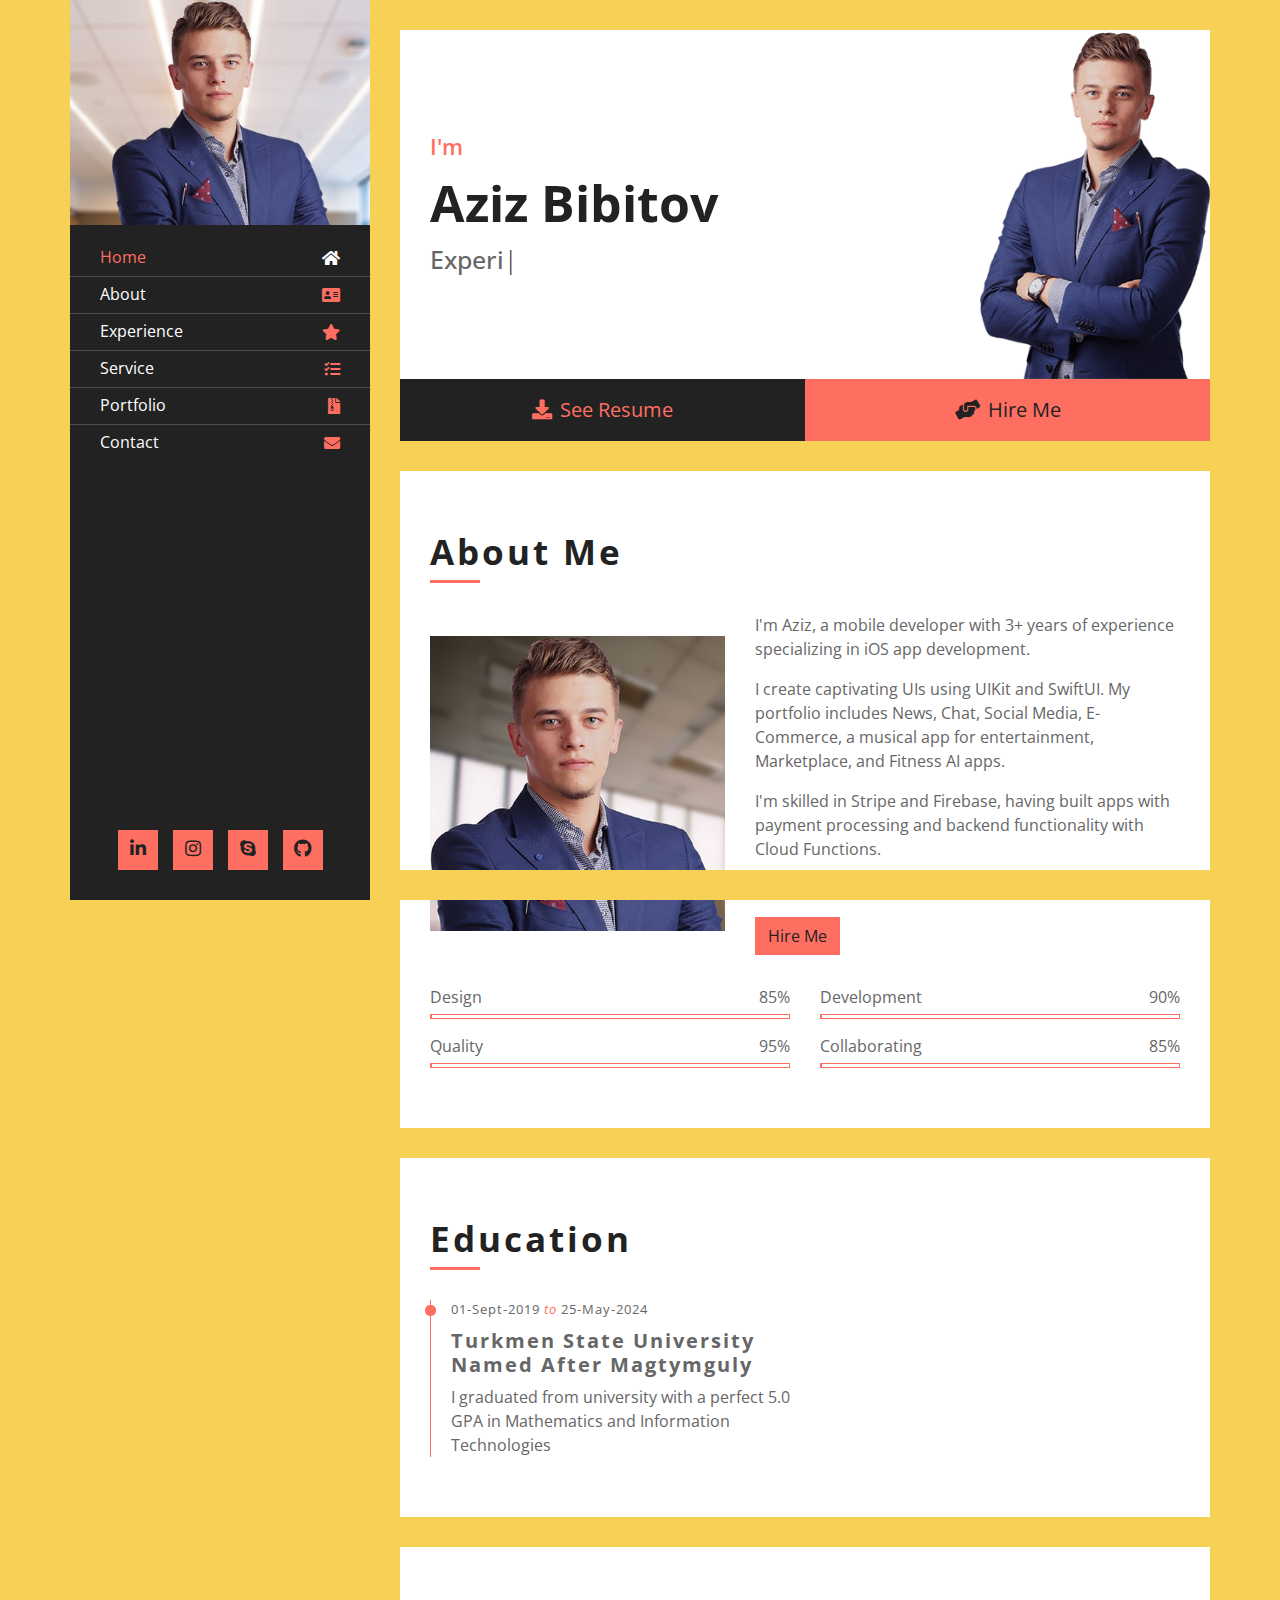
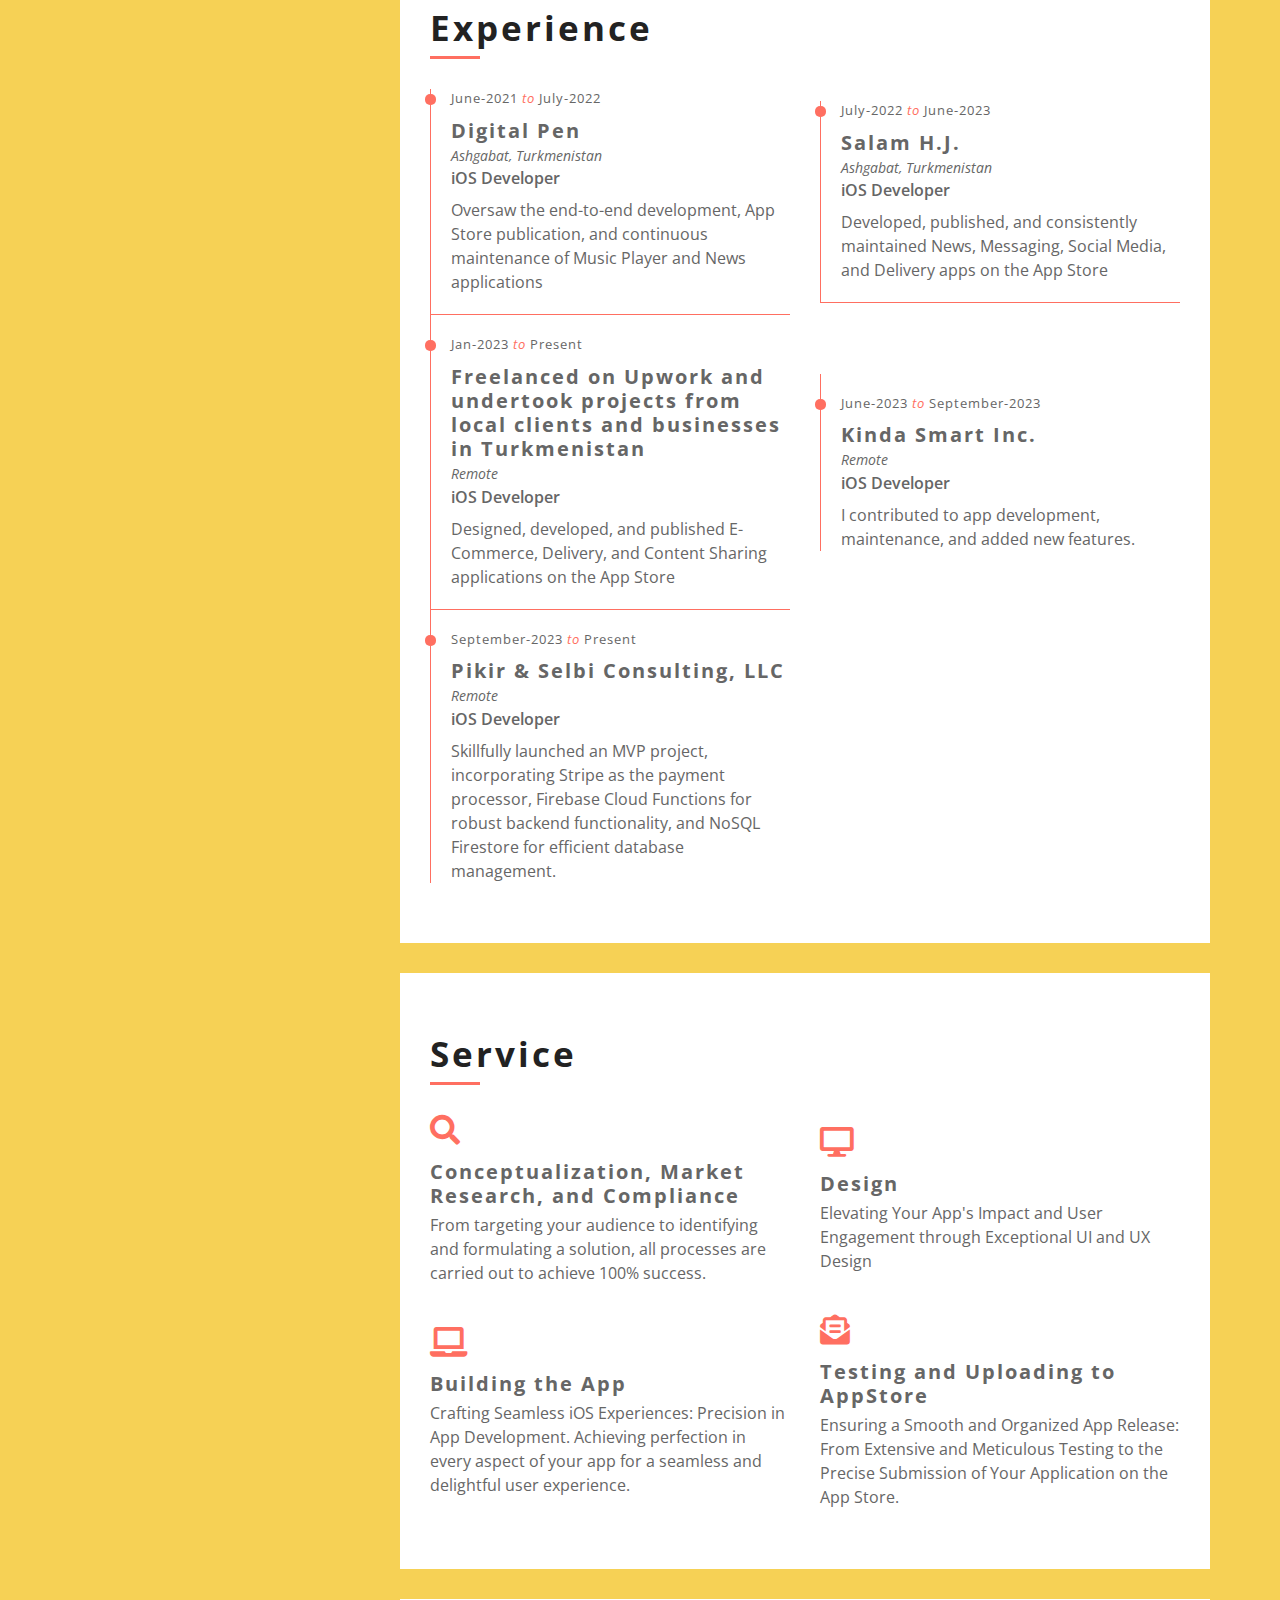
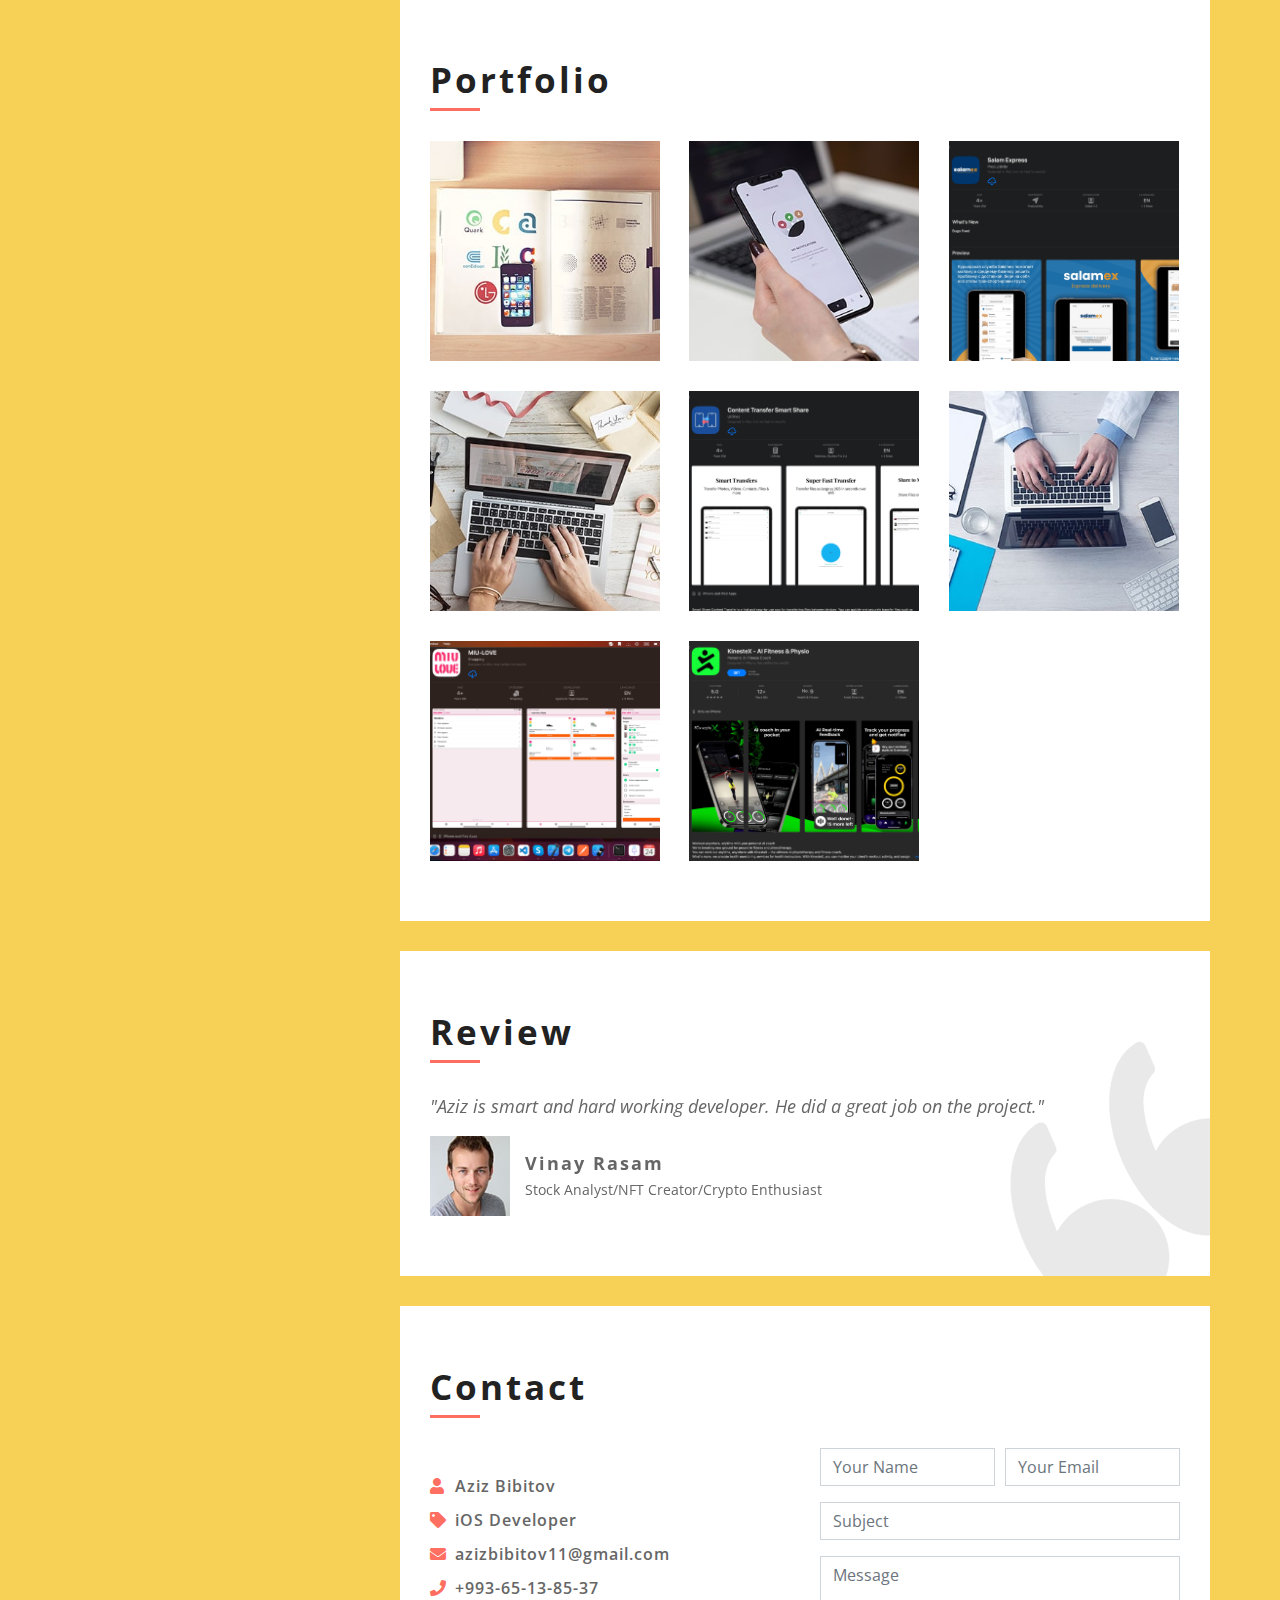
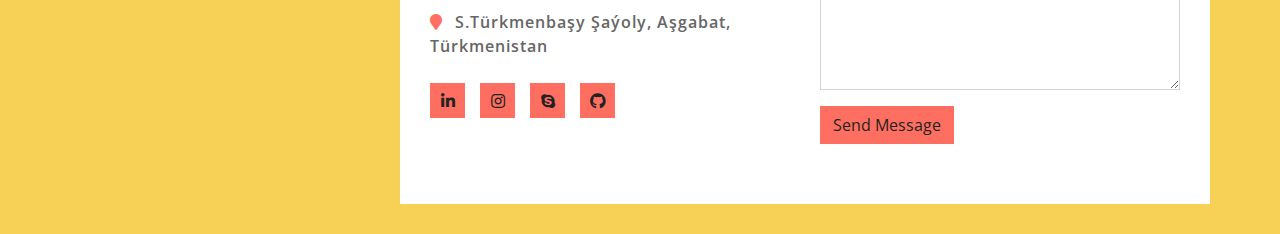
<file: index.html>
<!DOCTYPE html>
<html lang="en">
    <head>
        <meta charset="utf-8">
        <title>Aziz Bibitov Portfolio</title>
        <meta content="width=device-width, initial-scale=1.0" name="viewport">
        <meta content="Aziz Bibitov Portfolio Expert iOS Developer iPhone Xcode" name="keywords">
        <meta content="Aziz Bibitov Portfolio Expert iOS Developer iPhone Xcode" name="description">

        <!-- Favicon -->
        <link href="img/favicon.ico" rel="icon">

        <!-- Google Fonts -->
        <link href="https://fonts.googleapis.com/css2?family=Open+Sans:300;400;600;700;800&display=swap" rel="stylesheet">

        <!-- CSS Libraries -->
        <link href="https://stackpath.bootstrapcdn.com/bootstrap/4.4.1/css/bootstrap.min.css" rel="stylesheet">
        <link href="https://cdnjs.cloudflare.com/ajax/libs/font-awesome/5.10.0/css/all.min.css" rel="stylesheet">
        <link href="lib/slick/slick.css" rel="stylesheet">
        <link href="lib/slick/slick-theme.css" rel="stylesheet">
        <link href="lib/lightbox/css/lightbox.min.css" rel="stylesheet">

        <!-- Template Stylesheet -->
        <link href="css/style.css" rel="stylesheet">
    </head>

    <body data-spy="scroll" data-target=".navbar" data-offset="51">
        <div class="wrapper">
            <div class="sidebar">
                <div class="sidebar-header">
                    <img src="img/profile.jpg" alt="Image">
                </div>
                <div class="sidebar-content">
                    <nav class="navbar navbar-expand-md bg-dark navbar-dark">
                        <a href="#" class="navbar-brand">Navigation</a>
                        <button type="button" class="navbar-toggler" data-toggle="collapse" data-target="#navbarCollapse">
                            <span class="navbar-toggler-icon"></span>
                        </button>
                        <div class="collapse navbar-collapse" id="navbarCollapse">
                            <ul class="nav navbar-nav">
                                <li class="nav-item">
                                    <a class="nav-link" href="#header">Home<i class="fa fa-home"></i></a>
                                </li>
                                <li class="nav-item">
                                    <a class="nav-link" href="#about">About<i class="fa fa-address-card"></i></a>
                                </li>
                                <li class="nav-item">
                                    <a class="nav-link" href="#experience">Experience<i class="fa fa-star"></i></a>
                                </li>
                                <li class="nav-item">
                                    <a class="nav-link" href="#service">Service<i class="fa fa-tasks"></i></a>
                                </li>
                                <li class="nav-item">
                                    <a class="nav-link" href="#portfolio">Portfolio<i class="fa fa-file-archive"></i></a>
                                </li>
                                <li class="nav-item">
                                    <a class="nav-link" href="#contact">Contact<i class="fa fa-envelope"></i></a>
                                </li>
                            </ul>
                        </div>
                    </nav>
                </div>
                
                <div class="sidebar-footer">
                    <a href="https://www.linkedin.com/in/aziz-bibitov-707753252/"><i class="fab fa-linkedin-in"></i></a>
                    <a href="https://www.instagram.com/azizbibitov96/"><i class="fab fa-instagram"></i></a>
                    <a href="https://join.skype.com/invite/KfkAxAWq8kUP"><i class="fab fa-skype"></i></a>
                    <a href="https://github.com/azizbibitov"><i class="fab fa-github"></i></a>
                    <!--    <a href="#"><i class="fab fa-facebook-f"></i></a>
                    <a href="#"><i class="fab fa-linkedin-in"></i></a>    -->
                </div>
            </div>
            <div class="content">
                <!-- Header Start -->
                <div class="header" id="header">
                    <div class="content-inner">
                        <p>I'm</p>
                        <h1>Aziz Bibitov</h1>
                        <h2></h2>
                        <div class="typed-text">Experienced iOS App Developer, Swift Xcode</div>
                    </div>
                </div>
                <!-- Header End -->
                
                <!-- Large Button Start -->
                <div class="large-btn">
                    <div class="content-inner">
                        <a class="btn" href="documents/aziz-bibitow-resume.pdf"><i class="fa fa-download"></i>See Resume</a>
                        <a class="btn" href="https://join.skype.com/invite/KfkAxAWq8kUP"><i class="fa fa-hands-helping"></i>Hire Me</a>
                    </div>
                </div>
                <!-- Large Button End -->
                
                <!-- About Start -->
                <div class="about" id="about">
                    <div class="content-inner">
                        <div class="content-header">
                            <h2>About Me</h2>
                        </div>
                        <div class="row align-items-center">
                            <div class="col-md-6 col-lg-5">
                                <img src="img/about.jpg" alt="Image">
                            </div>
                            <div class="col-md-6 col-lg-7">
                                <p>
                                    I'm Aziz, a mobile developer with 3+ years of experience specializing in iOS app development. 
                                </p>
                                <p>
                                    I create captivating UIs using UIKit and SwiftUI. My portfolio includes News, Chat, Social Media, E-Commerce, a musical app for entertainment, Marketplace, and Fitness AI apps.  
                                </p>
                                <p>
                                    I'm skilled in Stripe and Firebase, having built apps with payment processing and backend functionality with Cloud Functions.
                                </p>
                                <p>
                                    I follow best practices to deliver the best results.
                                </p>
                                <a class="btn" href="https://join.skype.com/invite/KfkAxAWq8kUP">Hire Me</a>
                            </div>
                        </div>
                        <div class="row">
                            <div class="col-md-6">
                                <div class="skills">
                                    <div class="skill-name">
                                        <p>Design</p><p>85%</p>
                                    </div>
                                    <div class="progress">
                                        <div class="progress-bar" role="progressbar" aria-valuenow="85" aria-valuemin="0" aria-valuemax="100"></div>
                                    </div>
                                    <div class="skill-name">
                                        <p>Quality</p><p>95%</p>
                                    </div>
                                    <div class="progress">
                                        <div class="progress-bar" role="progressbar" aria-valuenow="95" aria-valuemin="0" aria-valuemax="100"></div>
                                    </div>
                                </div>
                            </div>
                            <div class="col-md-6">
                                <div class="skills">
                                    <div class="skill-name">
                                        <p>Development</p><p>90%</p>
                                    </div>
                                    <div class="progress">
                                        <div class="progress-bar" role="progressbar" aria-valuenow="90" aria-valuemin="0" aria-valuemax="100"></div>
                                    </div>
                                    <div class="skill-name">
                                        <p>Collaborating</p><p>85%</p>
                                    </div>
                                    <div class="progress">
                                        <div class="progress-bar" role="progressbar" aria-valuenow="85" aria-valuemin="0" aria-valuemax="100"></div>
                                    </div>
                                </div>
                            </div>
                        </div>
                    </div>
                </div>
                <!-- About End -->
                
                <!-- Education Start -->
                <div class="education" id="education">
                    <div class="content-inner">
                        <div class="content-header">
                            <h2>Education</h2>
                        </div>
                        <div class="row align-items-center">
                            <div class="col-md-6">
                                <div class="edu-col">
                                    <span>01-Sept-2019 <i>to</i> 25-May-2024</span>
                                    <h3>Turkmen State University Named After Magtymguly</h3>
                                    <p>I graduated from university with a perfect 5.0 GPA in Mathematics and Information Technologies</p>
                                </div>
                           <!--  </div>
                            <div class="col-md-6">
                                <div class="edu-col">
                                    <span>01-Jan-2020 <i>to</i> 31-Dec-2050</span>
                                    <h3>Bachelor Degree</h3>
                                    <p>Lorem ipsum dolor sit amet elit suscipit orci. Donec molestie velit id libero.</p>
                                </div>
                            </div>
                            <div class="col-md-6">
                                <div class="edu-col">
                                    <span>01-Jan-2020 <i>to</i> 31-Dec-2050</span>
                                    <h3>Associate Degree</h3>
                                    <p>Lorem ipsum dolor sit amet elit suscipit orci. Donec molestie velit id libero.</p>
                                </div>
                            </div>
                            <div class="col-md-6">
                                <div class="edu-col">
                                    <span>01-Jan-2020 <i>to</i> 31-Dec-2050</span>
                                    <h3>High School</h3>
                                    <p>Lorem ipsum dolor sit amet elit suscipit orci. Donec molestie velit id libero.</p>
                                </div> -->
                            </div>
                        </div>
                    </div>
                </div>
                <!-- Education Start -->
                
                <!-- Experience Start -->
                <div class="experience" id="experience">
                    <div class="content-inner">
                        <div class="content-header">
                            <h2>Experience</h2>
                        </div>
                        <div class="row align-items-center">
                            <div class="col-md-6">
                                <div class="exp-col">
                                    <span>June-2021 <i>to</i> July-2022</span>
                                    <h3>Digital Pen</h3>
                                    <h4>Ashgabat, Turkmenistan</h4>
                                    <h5>iOS Developer</h5>
                                    <p>Oversaw the end-to-end development, App Store publication, and continuous maintenance of Music Player and News applications</p>
                                </div>
                            </div>
                            <div class="col-md-6">
                                <div class="exp-col">
                                    <span>July-2022 <i>to</i> June-2023</span>
                                    <h3>Salam H.J.</h3>
                                    <h4>Ashgabat, Turkmenistan</h4>
                                    <h5>iOS Developer</h5>
                                    <p>Developed, published, and consistently maintained News, Messaging, Social Media, and Delivery apps on the App Store</p>
                                </div>
                           </div>
                            <div class="col-md-6">
                                <div class="exp-col">
                                    <span>Jan-2023 <i>to</i> Present</span>
                                    <h3>
                                        Freelanced on Upwork and undertook projects from local clients and businesses in Turkmenistan</h3>
                                    <h4>Remote</h4>
                                    <h5>iOS Developer</h5>
                                    <p>Designed, developed, and published E-Commerce, Delivery, and Content Sharing applications on the App Store</p>
                                </div>
                            </div>
                            <div class="col-md-6">
                                <div class="exp-col">
                                    <span>June-2023 <i>to</i> September-2023</span>
                                    <h3>Kinda Smart Inc.</h3>
                                    <h4>Remote</h4>
                                    <h5>iOS Developer</h5>
                                    <p>I contributed to app development, maintenance, and added new features.</p>
                                </div>
                           </div>
                           <div class="col-md-6">
                            <div class="exp-col">
                                <span>September-2023 <i>to</i> Present</span>
                                <h3>Pikir & Selbi Consulting, LLC</h3>
                                <h4>Remote</h4>
                                <h5>iOS Developer</h5>
                                <p>Skillfully launched an MVP project, incorporating Stripe as the payment processor, Firebase Cloud Functions for robust backend functionality, and NoSQL Firestore for efficient database management.</p>
                            </div>
                       </div>
                        </div>
                    </div>
                </div>
                <!-- Experience Start -->
                
                <!-- Service Start -->
                <div class="service" id="service">
                    <div class="content-inner">
                        <div class="content-header">
                            <h2>Service</h2>
                        </div>
                        <div class="row align-items-center">
                            <div class="col-md-6">
                                <div class="srv-col">
                                    <i class="fa fa-search"></i>
                                    <h3>Conceptualization, Market Research, and Compliance</h3>
                                    <p>From targeting your audience to identifying and formulating a solution, all processes are carried out to achieve 100% success.</p>
                                </div>
                            </div>
                            <div class="col-md-6">
                                <div class="srv-col">
                                    <i class="fa fa-desktop"></i>
                                    <h3>Design</h3>
                                    <p>Elevating Your App's Impact and User Engagement through Exceptional UI and UX Design</p>
                                </div>
                            </div>
                            <div class="col-md-6">
                                <div class="srv-col">
                                    <i class="fa fa-laptop"></i>
                                    <h3>Building the App</h3>
                                    <p>Crafting Seamless iOS Experiences: Precision in App Development. Achieving perfection in every aspect of your app for a seamless and delightful user experience.</p>
                                </div>
                            </div>
                            <div class="col-md-6">
                                <div class="srv-col">
                                    <i class="fa fa-envelope-open-text"></i>
                                    <h3>Testing and Uploading to AppStore</h3>
                                    <p>Ensuring a Smooth and Organized App Release: From Extensive and Meticulous Testing to the Precise Submission of Your Application on the App Store.</p>
                                </div>
                            </div>
                        </div>
                    </div>
                </div>
                <!-- Service Start -->
                
                <!-- Portfolio Start -->
                <div class="portfolio" id="portfolio">
                    <div class="content-inner">
                        <div class="content-header">
                            <h2>Portfolio</h2>
                        </div>
                        <!-- <div class="row"> -->
                            <!-- <div class="col-lg-12"> -->
                                <!-- <ul id="portfolio-flters"> -->
                                    <!-- <li data-filter="*" class="filter-active">All</li> -->
                                  <!--   <li data-filter=".web-des">Design</li>
                                    <li data-filter=".web-dev">Development</li>
                                    <li data-filter=".dig-mar">Marketing</li> -->
                                <!-- </ul> -->
                            <!-- </div> -->
                        <!-- </div> -->
                        <div class="row portfolio-container">
                            <div class="col-lg-4 col-md-6 portfolio-item web-des">
                                <div class="portfolio-wrap">
                                    <figure>
                                        <img src="img/portfolio-1.jpg" class="img-fluid" alt="">
                                        <a href="img/portfolio-1.jpg" data-lightbox="portfolio" data-title="Salam Messenger AppStore" class="link-preview" title="Preview"><i class="fa fa-eye"></i></a>
                                        <a href="https://apps.apple.com/tm/app/salam-messenger/id1630651948" class="link-details" title="More Details"><i class="fa fa-link"></i></a>
                                        <a class="portfolio-title" href="documents/salam-messenger-desc.pdf">Salam Messenger <span>iOS Development</span></a>
                                    </figure>
                                </div>
                            </div>

                            <div class="col-lg-4 col-md-6 portfolio-item web-des">
                                <div class="portfolio-wrap">
                                    <figure>
                                        <img src="img/portfolio-2.jpg" class="img-fluid" alt="">
                                        <a href="img/portfolio-2.jpg" class="link-preview" data-lightbox="portfolio" data-title="SalamNews AppStore" title="Preview"><i class="fa fa-eye"></i></a>
                                        <a href="https://apps.apple.com/ao/app/salamnews/id1637242577" class="link-details" title="More Details"><i class="fa fa-link"></i></a>
                                        <a class="portfolio-title" href="documents/salam-news-desc.pdf">SalamNews <span>iOS Development</span></a>
                                    </figure>
                                </div>
                            </div>

                            <div class="col-lg-4 col-md-6 portfolio-item web-dev">
                                <div class="portfolio-wrap">
                                    <figure>
                                        <img src="img/portfolio-3.png" class="img-fluid" alt="">
                                        <a href="img/portfolio-3.png" class="link-preview" data-lightbox="portfolio" data-title="Salam Express AppStore" title="Preview"><i class="fa fa-eye"></i></a>
                                        <a href="https://apps.apple.com/tm/app/salam-express/id6447171216" class="link-details" title="More Details"><i class="fa fa-link"></i></a>
                                        <a class="portfolio-title" href="documents/salam-express-desc.pdf">Salam Express <span>iOS Development</span></a>
                                    </figure>
                                </div>
                            </div>

                            <div class="col-lg-4 col-md-6 portfolio-item web-dev">
                                <div class="portfolio-wrap">
                                    <figure>
                                        
                                        <img src="img/portfolio-4.jpg" class="img-fluid" alt="">
                                        <a href="img/portfolio-4.jpg" class="link-preview" data-lightbox="portfolio" data-title="Live Concert AppStore" title="Preview"><i class="fa fa-eye"></i></a>
                                        <a href="#" class="link-details" title="More Details"><i class="fa fa-link"></i></a>
                                        <a href="https://github.com/azizbibitov/live-concert-sound-effects/" class="link-github" title="More Details"><i class="fab fa-github"></i></a>
                                        <a class="portfolio-title" href="documents/live-concert-sound-effects-desc.pdf">Live Concert <span>iOS Development</span></a>
                                    </figure>
                                </div>
                            </div>

                            <div class="col-lg-4 col-md-6 portfolio-item dig-mar">
                                <div class="portfolio-wrap">
                                    <figure>
                                        <img src="img/portfolio-5.png" class="img-fluid" alt="">
                                        <a href="img/portfolio-5.png" class="link-preview" data-lightbox="portfolio" data-title="Content Transfer Smart Share AppStore" title="Preview"><i class="fa fa-eye"></i></a>
                                        <a href="https://apps.apple.com/us/app/content-transfer-smart-share/id1669141051" class="link-details" title="More Details"><i class="fa fa-link"></i></a>
                                        <a class="portfolio-title" href="documents/content-transfer-prez.pdf">Content Transfer Smart Share <span>iOS Development</span></a>
                                    </figure>
                                </div>
                            </div>

                            <div class="col-lg-4 col-md-6 portfolio-item dig-mar">
                                <div class="portfolio-wrap">
                                    <figure>
                                        <img src="img/portfolio-6.jpg" class="img-fluid" alt="">
                                        <a href="img/portfolio-6.jpg" class="link-preview" data-lightbox="portfolio" data-title="Altyn Ýoda AppStore" title="Preview"><i class="fa fa-eye"></i></a>
                                        <a href="https://apps.apple.com/us/app/altyn-%C3%BDoda/id6449493886" class="link-details" title="More Details"><i class="fa fa-link"></i></a>
                                        <a href="https://github.com/azizbibitov/altyn-yoda-ios" class="link-github" title="More Details"><i class="fab fa-github"></i></a>    <!--<svg xmlns="http://www.w3.org/2000/svg" width="2500" height="2500" viewBox="0 0 999.937 999.937"><path d="M0 499.968c0-138.012 48.825-255.843 146.476-353.493C244.125 48.825 361.956 0 499.969 0 637.98 0 755.811 48.825 853.462 146.475c97.649 97.65 146.475 215.481 146.475 353.493s-48.825 255.843-146.475 353.493c-97.65 97.65-215.481 146.476-353.493 146.476-138.013 0-255.844-48.825-353.493-146.476C48.825 755.812 0 637.979 0 499.968zm54.684 0c0 122.389 43.617 227.199 130.851 314.434 87.234 87.233 192.045 130.851 314.434 130.851 122.388 0 227.199-43.617 314.433-130.851 87.234-87.234 130.851-192.045 130.851-314.434 0-122.388-43.616-227.199-130.851-314.433C727.168 98.301 622.356 54.684 499.969 54.684c-122.389 0-227.199 43.617-314.434 130.851C98.301 272.769 54.684 377.58 54.684 499.968zm140.617 107.415c-2.604-2.604-2.604-5.208 0-7.812 5.207-5.208 11.718-7.161 19.529-5.859 7.812 1.302 12.369 2.604 13.671 3.906 9.114 3.906 19.205 12.694 30.271 26.366 11.066 13.671 19.855 23.11 26.366 28.318 31.248 26.04 63.146 27.993 95.696 5.859 2.604-9.114 6.836-16.926 12.694-23.437 5.858-6.51 11.393-11.066 16.601-13.671 5.209-2.604 14.323-6.51 27.343-11.718-42.967-3.906-77.795-11.393-104.486-22.46s-47.849-25.063-63.473-41.989c-20.832-23.436-33.527-54.033-38.084-91.791-4.558-37.758-1.628-72.261 8.789-103.509 7.812-19.53 18.879-37.106 33.2-52.731-10.416-32.55-8.463-69.657 5.859-111.321 41.664 2.604 79.422 16.926 113.274 42.966 65.1-16.926 132.804-17.577 203.111-1.953 9.114-6.51 23.111-14.647 41.989-24.413 18.879-9.765 42.641-15.299 71.285-16.601 5.208 14.322 8.789 31.248 10.742 50.778s.977 37.758-2.929 54.684c29.945 31.248 45.569 72.912 46.871 124.992 0 41.664-7.16 76.167-21.482 103.509s-39.711 50.127-76.167 68.354c-24.738 11.719-57.288 18.879-97.65 21.483 18.229 9.114 31.574 18.554 40.037 28.319 8.464 9.765 13.997 25.063 16.602 45.895v61.521l1.952 59.566c3.906 6.511 8.464 12.044 13.672 16.602 5.208 4.557 9.765 7.812 13.671 9.765 3.905 1.953 5.208 4.883 3.905 8.789-1.302 3.906-6.51 5.859-15.623 5.859-22.135 0-39.711-7.812-52.731-23.437-3.906-6.51-5.859-14.321-5.859-23.436v-93.744c0-10.416-2.604-17.903-7.812-22.46-5.208-4.558-10.416-7.487-15.624-8.789v123.039c0 22.134 2.604 36.456 7.812 42.966s8.463 13.021 9.766 19.53c1.302 1.302.325 2.278-2.93 2.929-3.254.65-8.788-.325-16.601-2.929-16.926-3.906-28.644-12.695-35.154-26.366-6.51-13.671-9.765-28.319-9.765-43.943V667.926H488.25v121.086c0 15.624-3.256 30.598-9.766 44.919-9.113 18.229-26.04 27.993-50.777 29.295-3.906-1.302-5.859-2.604-5.859-3.905 1.302-1.303 5.208-7.812 11.718-19.53 1.302-2.604 2.93-7.812 4.883-15.624 1.954-7.812 2.93-16.926 2.93-27.342v-123.04c-5.208 1.302-10.091 4.231-14.648 8.789s-6.836 12.044-6.836 22.46v93.744c0 9.113-1.953 16.926-5.859 23.436-11.718 15.624-29.295 23.437-52.73 23.437-9.114 0-14.322-1.953-15.624-5.859-1.303-2.604-.977-4.883.977-6.836s4.883-4.232 8.789-6.836c3.906-2.604 6.51-4.558 7.812-5.859 5.208-3.906 9.113-9.114 11.718-15.624 3.906-5.208 4.882-18.879 2.929-41.013s-2.279-36.456-.977-42.966c-33.853 11.718-68.355 5.858-103.51-17.577-10.416-10.416-20.832-25.39-31.248-44.919-7.812-14.323-23.436-31.249-46.871-50.779z"/></svg></a> -->
                                        <a class="portfolio-title" href="documents/altyn-yoda-desc.pdf">Altyn Ýoda <span>iOS Development</span></a>
                                    </figure>
                                </div>
                            </div>

                            <div class="col-lg-4 col-md-6 portfolio-item dig-mar">
                                <div class="portfolio-wrap">
                                    <figure>
                                        <img src="img/portfolio-7.png" class="img-fluid" alt="">
                                        <a href="img/portfolio-7.png" class="link-preview" data-lightbox="portfolio" data-title="MIU LOVE AppStore" title="Preview"><i class="fa fa-eye"></i></a>
                                        <a href="https://apps.apple.com/us/app/miu-love/id6449924504" class="link-details" title="More Details"><i class="fa fa-link"></i></a>
                                        <a class="portfolio-title" href="documents/miu-love-desc.pdf">MIU LOVE <span>iOS Development</span></a>
                                    </figure>
                                </div>
                            </div>

                            <div class="col-lg-4 col-md-6 portfolio-item dig-mar">
                                <div class="portfolio-wrap">
                                    <figure>
                                        <img src="img/portfolio-8.png" class="img-fluid" alt="">
                                        <a href="img/portfolio-8.png" class="link-preview" data-lightbox="portfolio" data-title="KinesteX AppStore" title="Preview"><i class="fa fa-eye"></i></a>
                                        <a href="https://apps.apple.com/us/app/kinestex-ai-fitness-physio/id1619135943" class="link-details" title="More Details"><i class="fa fa-link"></i></a>
                                        <a class="portfolio-title" href="documents/kinestex-desc.pdf">KinesteX <span>iOS Development</span></a>
                                    </figure>
                                </div>
                            </div>
                        </div>
                    </div>
                </div>
                <!-- Portfolio Start -->
                
                <!-- Review Start -->
                <div class="review" id="review">
                    <div class="content-inner">
                        <div class="content-header">
                            <h2>Review</h2>
                        </div>
                        <div class="row align-items-center review-slider">
                            <div class="col-md-12">
                                <div class="review-slider-item">
                                    <div class="review-text">
                                        <p>
                                            "Aziz is smart and hard working developer. He did a great job on the project."
                                        </p>
                                    </div>
                                    <div class="review-img">
                                        <img src="img/review-1.jpg" alt="Image">
                                        <div class="review-name">
                                            <h3>Vinay Rasam</h3>
                                            <p>Stock Analyst/NFT Creator/Crypto Enthusiast</p>
                                        </div>
                                    </div>
                                </div>
                            </div>
                            <!-- <div class="col-md-12">
                                <div class="review-slider-item">
                                    <div class="review-text">
                                        <p>
                                            Lorem ipsum dolor sit amet, consectetur adipiscing elit. Sed eu suscipit orci. Donec molestie velit id libero blandit, quis suscipit urna suscipit. Donec aliquet erat eu lacinia iaculis. Ut tempor tellus eu sem pharetra feugiat.
                                        </p>
                                    </div>
                                    <div class="review-img">
                                        <img src="img/review-2.jpg" alt="Image">
                                        <div class="review-name">
                                            <h3>Client Name</h3>
                                            <p>Profession</p>
                                        </div>
                                    </div>
                                </div>
                            </div>
                            <div class="col-md-12">
                                <div class="review-slider-item">
                                    <div class="review-text">
                                        <p>
                                            Lorem ipsum dolor sit amet, consectetur adipiscing elit. Sed eu suscipit orci. Donec molestie velit id libero blandit, quis suscipit urna suscipit. Donec aliquet erat eu lacinia iaculis. Ut tempor tellus eu sem pharetra feugiat.
                                        </p>
                                    </div>
                                    <div class="review-img">
                                        <img src="img/review-3.jpg" alt="Image">
                                        <div class="review-name">
                                            <h3>Client Name</h3>
                                            <p>Profession</p>
                                        </div>
                                    </div>
                                </div>
                            </div> -->
                        </div>
                    </div>
                </div>
                <!-- Review End -->
                
                <!-- Contact Start -->
                <div class="contact" id="contact">
                    <div class="content-inner">
                        <div class="content-header">
                            <h2>Contact</h2>
                        </div>
                        <div class="row align-items-center">
                            <div class="col-md-6">
                                <div class="contact-info">
                                    <p><i class="fa fa-user"></i>Aziz Bibitov</p>
                                    <p><i class="fa fa-tag"></i>iOS Developer</p>
                                    <p><i class="fa fa-envelope"></i><a href="mailto:azizbibitov11@gmail.com">azizbibitov11@gmail.com</a></p>
                                    <p><i class="fa fa-phone"></i><a href="tel:+99365138537">+993-65-13-85-37</a></p>
                                    <p><i class="fa fa-map-marker"></i>S.Türkmenbaşy Şaýoly, Aşgabat, Türkmenistan</p>
                                    <div class="social">
                                       <!--  <a class="btn" href=""><i class="fab fa-twitter"></i></a>
                                        <a class="btn" href=""><i class="fab fa-facebook-f"></i></a> -->
                                        <a class="btn" href="https://www.linkedin.com/in/aziz-bibitov-707753252/"><i class="fab fa-linkedin-in"></i></a>
                                        <a class="btn" href="https://www.instagram.com/azizbibitov96/"><i class="fab fa-instagram"></i></a>
                                        <a class="btn" href="https://join.skype.com/invite/KfkAxAWq8kUP"><i class="fab fa-skype"></i></a>
                                        <a class="btn" href="https://github.com/azizbibitov"><i class="fab fa-github"></i></a>
                                    </div>
                                </div>
                            </div>
                            <div class="col-md-6">
                                <div class="form">
                                    <form>
                                        <div class="form-row">
                                            <div class="form-group col-md-6">
                                                <input type="text" class="form-control" placeholder="Your Name" />
                                            </div>
                                            <div class="form-group col-md-6">
                                                <input type="email" class="form-control" placeholder="Your Email" />
                                            </div>
                                        </div>
                                        <div class="form-group">
                                            <input type="text" class="form-control" placeholder="Subject" />
                                        </div>
                                        <div class="form-group">
                                            <textarea class="form-control" rows="5" placeholder="Message"></textarea>
                                        </div>
                                        <div><button class="btn" type="submit">Send Message</button></div>
                                    </form>
                                </div>
                            </div>
                        </div>
                    </div>
                </div>
                <!-- Contact End -->
                
                <!-- Footer Start -->
                <!-- <div class="footer">
                    <div class="content-inner">
                        <div class="row align-items-center">
                            <div class="col-md-6">
                                <p>&copy; Copyright <a href="https://htmlcodex.com">HTML Codex</a>. All Rights Reserved</p>
                            </div>
                            <div class="col-md-6">
                                <p>Powered by <a href="https://htmlcodex.com">HTML Codex</a></p>
                            </div>
                        </div>
                    </div>
                </div>  -->
                <!-- Footer Start -->
            </div>
        </div>
        
        <!-- Back to Top -->
        <a href="#" class="back-to-top"><i class="fa fa-angle-double-up"></i></a>
        
        <!-- JavaScript Libraries -->
        <script src="https://code.jquery.com/jquery-3.4.1.min.js"></script>
        <script src="https://stackpath.bootstrapcdn.com/bootstrap/4.4.1/js/bootstrap.bundle.min.js"></script>
        <script src="lib/easing/easing.min.js"></script>
        <script src="lib/slick/slick.min.js"></script>
        <script src="lib/typed/typed.min.js"></script>
        <script src="lib/waypoints/waypoints.min.js"></script>
        <script src="lib/isotope/isotope.pkgd.min.js"></script>
        <script src="lib/lightbox/js/lightbox.min.js"></script>
        
        <!-- Template Javascript -->
        <script src="js/main.js"></script>
    </body>
</html>
</file>
<file: css/style.css>
/**********************************/
/********** General CSS *********** #F6D155  1e4566 /
/**********************************/
body {
    color: #666666;
    background: #F6D155;
    font-family: 'Open Sans', sans-serif;
}

a {
    color: #222222;
    transition: all .3s;
}

a:hover,
a:active,
a:focus {
    color: #FF6F61;
    outline: none;
    text-decoration: none;
}

.btn:focus {
    box-shadow: none;
}


/**********************************/
/****** Layout with Sidebar *******/
/**********************************/
.wrapper {
    position: relative;
    margin: 0 auto;
    width: 100%;
    max-width: 1140px;
}

.wrapper .sidebar {
    position: relative;
    width: 100%;
    float: left;
    background: #222222;
}

.wrapper .content {
    position: relative;
    width: 100%;
    padding: 15px;
    float: left;
    background: #F6D155;
}

.wrapper .sidebar-header,
.wrapper .sidebar-footer {
    display: none;
}

.navbar {
    padding: 15px;
    background: #222222 !important;
}

.navbar-expand-md .navbar-nav .nav-item {
    width: 100%;
    border-top: 1px solid rgba(255, 255, 255, .2);
}

.navbar-expand-md .navbar-nav .nav-item:first-child{
    border-top: none;
}

.navbar-expand-md .navbar-nav .nav-link {
    color: #ffffff;
    padding: 5px 15px 7px 15px;
    transition: all .3s;
}

.navbar-expand-md .navbar-nav .nav-link i {
    color: #FF6F61;
    float: right;
    padding-top: 5px;
    transition: all .3s;
}

.navbar-expand-md .navbar-nav .nav-link:hover,
.navbar-expand-md .navbar-nav .nav-link.active {
    color: #FF6F61;
}

.navbar-expand-md .navbar-nav .nav-link:hover i,
.navbar-expand-md .navbar-nav .nav-link.active i{
    color: #ffffff;
}


.wrapper .sidebar,
.wrapper .content {
    -webkit-transition: margin 200ms ease-out;
    -moz-transition: margin 200ms ease-out;
    -o-transition: margin 200ms ease-out;
    transition: margin 200ms ease-out;
}

@media (min-width: 768px) {
    .wrapper .content {
        padding: 30px 0px 30px 30px;
    }
    
    .wrapper .content::before,
    .wrapper .content::after {
        position: fixed;
        content: "";
        width: 100%;
        height: 30px;
        background: #F6D155;
        z-index: 1;
    }
    
    .wrapper .content::before {
        top: 0;
    }
    
    .wrapper .content::after {
        bottom: 0;
    }
    
    .wrapper .sidebar {
        position: fixed;
        width: 300px;
        height: 100%;
        margin-left: -250px;
        float: left;
        overflow: auto;
        scrollbar-width: thin;
        scrollbar-color: gray;
        z-index: 2;
    }

    .wrapper .sidebar:hover {
        margin-left: 0px;
    }
    
    .wrapper .content {
        position: relative;
        width: calc(100% - 50px);
        margin-left: 50px;
        float: right;
    }
    
    .wrapper .sidebar:hover  .sidebar-header {
        position: relative;
        display: block;
        width: 100%;
    }

    .wrapper .sidebar .sidebar-header img {
        width: 100%;
        height: auto;
    }
    
    .navbar-brand {
        display: none;
    }
    
    .navbar {
        padding: 15px 0;
        flex-direction: column;
    }
    
    .wrapper .sidebar:hover .navbar-expand-md .navbar-nav .nav-link {
        padding: 5px 30px 7px 30px;
    }
    
    .wrapper .sidebar::-webkit-scrollbar {
        width: 7px;
    }

    .wrapper .sidebar::-webkit-scrollbar-track {
        -webkit-box-shadow: inset 0 0 6px rgba(0,0,0,0.1);
    }

    .wrapper .sidebar::-webkit-scrollbar-thumb {
        background-color: darkgrey;
        outline: 1px solid slategrey;
        border-radius: 7px
    }
    
    .navbar-brand {
        display: none;
    }
    
    .sidebar .sidebar-footer {
        width: 300px;
        position: fixed;
        bottom: 0;
        padding: 15px;
        font-size: 0;
        text-align: center;
        background: #222222;
    }
    
    .sidebar .sidebar-footer a {
        display: inline-block;
        width: 40px;
        height: 40px;
        padding: 5px 0;
        margin: 0 15px 15px 0;
        text-align: center;
        font-size: 18px;
        color: #222222;
        background: #FF6F61;
    }
    
    .sidebar .sidebar-footer a:last-child {
        margin-right: 0;
    }
    
    .sidebar .sidebar-footer a:hover {
        color: #FF6F61;
        background: #ffffff;
    }
    
    .sidebar:hover .sidebar-footer {
        display: block;
    }
}

@media (min-width: 992px) {
    .wrapper .sidebar {
        margin: 0;
    }

    .wrapper .content {
        width: calc(100% - 300px);
        margin-left: 300px;
    }

    .sidebar .sidebar-header {
        position: relative;
        display: block;
        width: 100%;
    }
    
    .navbar-expand-md .navbar-nav .nav-link {
        padding: 5px 30px 7px 30px;
    }
    
    .sidebar .sidebar-footer {
        display: block;
    }
}

@media (max-width: 1140px) {
    .wrapper .content {
        padding: 30px;
    }
}

@media (max-width: 576px) {
    .wrapper .content {
        padding: 15px;
    }
}


/**********************************/
/******** Back to Top CSS *********/
/**********************************/
.back-to-top {
    position: fixed;
    display: none;
    width: 30px;
    height: 30px;
    text-align: center;
    line-height: 1;
    font-size: 30px;
    right: 30px;
    bottom: 30px;
    transition: background 0.5s;
    z-index: 11;
}

.back-to-top i {
    color: #222222;
}

.back-to-top i:hover {
    color: #FF6F61;
}

.back-to-top {
    -webkit-animation: action 1s infinite  alternate;
    animation: action 1s infinite  alternate;
}

@-webkit-keyframes action {
    0% { transform: translateY(0); }
    100% { transform: translateY(-15px); }
}

@keyframes action {
    0% { transform: translateY(0); }
    100% { transform: translateY(-15px); }
}


/**********************************/
/*********** Header CSS ***********/
/**********************************/
.header {
    position: relative;
    background: #ffffff;
}

.header .content-inner {
    padding: 100px 30px;
    background: url(../img/profile.png) right bottom no-repeat;
    background-size: contain;
}

.header p {
    color: #FF6F61;
    font-size: 22px;
    font-weight: 600;
    margin-bottom: 10px;
}

.header h1 {
    color: #222222;
    font-size: 50px;
    font-weight: 700;
}

.header h2 {
    display: inline-block;
    margin: 0;
    height: 25px;
    font-size: 25px;
}

.header .typed-text {
    display: none;
}

.header .typed-cursor {
    font-size: 25px;
    font-weight: 300;
    color: #222222;
}

.large-btn .content-inner {
    font-size: 0;
    border-bottom: 30px solid #F6D155;
}

.large-btn .btn {
    position: relative;
    width: 50%;
    padding: 15px 0;
    color: #FF6F61;
    font-size: 20px;
    background: #222222;
    border-radius: 0;
}

.large-btn .btn:last-child {
    color: #222222;
    background: #FF6F61;
}

.large-btn .btn i {
    margin-right: 8px;
}

.large-btn .btn::after {
    position: absolute;
    content: "";
    width: 0;
    height: 100%;
    top: 0;
    left: 0;
    transition: all .3s;
}

.large-btn .btn:hover::after {
    width: 100%;
    background: rgba(255, 255, 255, .1);
}


/**********************************/
/******* Content Header CSS *******/
/**********************************/
.content-header {
    position: relative;
    width: 100%;
    margin-bottom: 30px;
    padding-bottom: 10px;
}

.content-header h2 {
    color: #222222;
    font-size: 35px;
    font-weight: 700;
    letter-spacing: 3px;
    margin: 0;
}

.content-header::after {
    content: '';
    position: absolute;
    display: block;
    width: 50px;
    height: 3px;
    bottom: 0;
    left: 0;
    background: #FF6F61;
}


/**********************************/
/*********** About CSS ************/
/**********************************/
.about {
    position: relative;
    padding: 60px 30px;
    background: #ffffff;
    border-bottom: 30px solid #F6D155;
}


.about img {
    width: 100%;
    height: auto;
}

@media(max-width: 767.98px) {
    .about img {
        margin-bottom: 15px;
    }
}

.about .btn {
    border-radius: 0;
    color: #222222;
    background: #FF6F61;
    transition: all .3s;
}

.about .btn:hover {
    color: #FF6F61;
    background: #222222;
}

.about .skills {
    padding-top: 15px;
}

.about .skill-name {
    margin-top: 15px;
}

.about .skill-name p {
    display: inline-block;
    margin-bottom: 5px;
    font-size: 16px;
    font-weight: 400;
}

.about .skill-name p:last-child {
    float: right;
}

.about .progress {
    height: 5px;
    border: 1px solid #FF6F61;
    border-radius: 0;
    background: #ffffff;
}

.about .progress .progress-bar {
    width: 1px;
    background: #FF6F61;
    border-radius: 0;
    transition: 1s;
}


/**********************************/
/********* Education CSS **********/
/**********************************/
.education {
    position: relative;
    padding: 60px 30px;
    background: #ffffff;
    border-bottom: 30px solid #F6D155;
}

.education .edu-col {
    position: relative;
    width: 100%;
    padding: 20px 0 20px 20px;
    border-left: 1px solid #FF6F61;
    border-bottom: 1px solid #FF6F61;
}

.education .col-md-6:first-child .edu-col {
    padding-top: 0;
}

.education .col-md-6:last-child .edu-col {
    border-bottom: none;
    padding-bottom: 0;
}

@media (min-width: 768px) {
    .education .col-md-6:nth-child(-n+2) .edu-col {
        padding-top: 0;
    }

    .education .col-md-6:last-child .edu-col,
    .education .col-md-6:nth-last-child(2) .edu-col {
        border-bottom: none;
        padding-bottom: 0;
    }
}

.education .edu-col span {
    position: relative;
    display: block;
    font-size: 13px;
    letter-spacing: 1px;
    margin-bottom: 10px;
}

.education .edu-col span::before {
    position: absolute;
    content: "";
    width: 11px;
    height: 11px;
    background: #FF6F61;
    top: 5px;
    left: -26px;
    border-radius: 5px;
}

.education .edu-col span i {
    color: #FF6F61;
}

.education .edu-col h3 {
    font-size: 20px;
    font-weight: 700;
    letter-spacing: 2px;
}

.education .edu-col p {
    margin: 0;
}


/**********************************/
/********* Experience CSS *********/
/**********************************/
.experience {
    position: relative;
    padding: 60px 30px;
    background: #ffffff;
    border-bottom: 30px solid #F6D155;
}

.experience .exp-col {
    position: relative;
    width: 100%;
    padding: 20px 0 20px 20px;
    border-left: 1px solid #FF6F61;
    border-bottom: 1px solid #FF6F61;
}

.experience .col-md-6:first-child .exp-col {
    padding-top: 0;
}

.experience .col-md-6:last-child .exp-col {
    border-bottom: none;
    padding-bottom: 0;
}

@media (min-width: 768px) {
    .experience .col-md-6:nth-child(-n+2) .exp-col {
        padding-top: 0;
    }

    .experience .col-md-6:last-child .exp-col,
    .experience .col-md-6:nth-last-child(2) .exp-col {
        border-bottom: none;
        padding-bottom: 0;
    }
}

.experience .exp-col span {
    position: relative;
    display: block;
    font-size: 13px;
    letter-spacing: 1px;
    margin-bottom: 10px;
}

.experience .exp-col span::before {
    position: absolute;
    content: "";
    width: 11px;
    height: 11px;
    background: #FF6F61;
    top: 5px;
    left: -26px;
    border-radius: 5px;
}

.experience .exp-col span i {
    color: #FF6F61;
}

.experience .exp-col h3 {
    font-size: 20px;
    font-weight: 700;
    letter-spacing: 2px;
    margin-bottom: 5px;
}

.experience .exp-col h4 {
    font-size: 14px;
    font-weight: 400;
    font-style: italic;
    margin-bottom: 5px;
}

.experience .exp-col h5 {
    font-size: 16px;
    font-weight: 600;
    margin-bottom: 10px;
}

.experience .exp-col p {
    margin: 0;
}


/**********************************/
/*********** Service CSS **********/
/**********************************/
.service {
    position: relative;
    padding: 60px 30px 30px 30px;
    background: #ffffff;
    border-bottom: 30px solid #F6D155;
}

.service .srv-col {
    position: relative;
    width: 100%;
    margin-bottom: 30px;
}

.service .srv-col i {
    font-size: 30px;
    color: #FF6F61;
    margin-bottom: 15px;
}

.service .srv-col h3 {
    font-size: 20px;
    font-weight: 700;
    letter-spacing: 2px;
    margin-bottom: 5px;
}

.experience .exp-col h4 {
    font-size: 14px;
    font-weight: 400;
    font-style: italic;
    margin-bottom: 5px;
}

.experience .exp-col h5 {
    font-size: 16px;
    font-weight: 600;
    margin-bottom: 10px;
}

.experience .exp-col p {
    margin: 0;
}


/**********************************/
/********** Portfolio CSS *********/
/**********************************/
.portfolio {
    position: relative;
    padding: 60px 30px 30px 30px;
    background: #ffffff;
    border-bottom: 30px solid #F6D155;
}

.portfolio #portfolio-flters {
    padding: 0;
    margin: -15px 0 30px 0;
    list-style: none;
    font-size: 0;
}

.portfolio #portfolio-flters li {
    cursor: pointer;
    margin: 15px -1px 0 0;
    display: inline-block;
    height: 35px;
    padding: 10px;
    color: #666666;
    font-size: 13px;
    line-height: 15px;
    text-transform: uppercase;
    border: 1px solid #FF6F61;
    background: #ffffff;
    transition: all 0.3s ease-in-out;
}

.portfolio #portfolio-flters li:hover,
.portfolio #portfolio-flters li.filter-active {
    background: #FF6F61;
    color: #222222;
}

.portfolio .portfolio-item {
    position: relative;
    height: 250px;
    overflow: hidden;
}

.portfolio .portfolio-item figure {
    background: #ffffff;
    overflow: hidden;
    height: 220px;
    position: relative;
    border-radius: 0;
    margin: 0; 
}

.portfolio .portfolio-item figure img {
    width: 100%; 
    height: 100%; 
    object-fit: cover; 
}

.portfolio .portfolio-item figure:hover img {
    opacity: 0.3;
    transition: 0.3s;
}

.portfolio .portfolio-item figure .link-preview,
.portfolio .portfolio-item figure .link-details,
.portfolio .portfolio-item figure .portfolio-title {
    position: absolute;
    display: inline-block;
    opacity: 0;
    line-height: 1;
    text-align: center;
    width: 45px;
    height: 35px;
    background: #FF6F61;
    transition: 0.2s linear;
}

.portfolio .portfolio-item figure .link-preview i,
.portfolio .portfolio-item figure .link-details i {
    color: #222222;
    padding-top: 10px;
    font-size: 16px;
}

.portfolio .portfolio-item figure .link-preview:hover,
.portfolio .portfolio-item figure .link-details:hover {
    background: #222222;
}

.portfolio .portfolio-item figure .link-preview:hover i,
.portfolio .portfolio-item figure .link-details:hover i {
    color: #FF6F61;
}

.portfolio .portfolio-item figure .link-preview {
    left: 50%;
    top: calc(25% - 18px);
}

.portfolio .portfolio-item figure .link-details {
    right: 50%;
    top: calc(25% - 18px);
}

.portfolio .portfolio-item figure .portfolio-title {
    margin: 0;
    width: 100%;
    height: 50%;
    left: 0;
    right: 0;
    top: 100%;
    padding: 30px 10px;
    color: #222222;
    font-size: 16px;
    font-weight: 600;
    background: rgba(255, 111, 97, .5);
    border-radius: 0;
}

.portfolio .portfolio-item figure .portfolio-title:hover {
    text-decoration: none;
}

.portfolio .portfolio-item figure .portfolio-title span {
    display: block;
    margin-top: 10px;
    font-family: 'Open Sans', sans-serif;
    font-size: 13px;
    font-weight: 300;
}

.portfolio .portfolio-item figure:hover .link-preview {
    opacity: 1;
    left: calc(50% - 61px);
}

.portfolio .portfolio-item figure:hover .link-details {
    opacity: 1;
    right: calc(50% - 61px);
}

.portfolio .portfolio-item figure:hover .portfolio-title {
    opacity: 1;
    top: 50%;
}


/**********************************/
/*********** Review CSS ***********/
/**********************************/
.review {
    position: relative;
    background: #ffffff;
    border-bottom: 30px solid #F6D155;
}

.review .content-inner {
    position: relative;
    padding: 60px 30px;
    background: url(../img/quote.png) right bottom no-repeat;
}

.review .review-text p {
    font-size: 18px;
    font-style: italic;
}

.review .review-img {
    display: flex;
    align-items: center;
}

.review .review-img img {
    width: 80px; 
    height: 80px; 
    object-fit: cover;
    margin-right: 15px;
}

.review .review-name h3 {
    font-size: 18px;
    font-weight: 700;
    letter-spacing: 2px;
    margin-bottom: 5px;
}

.review .review-name p {
    font-size: 14px;
    margin-bottom: 0;
}

.review .review-text .ratting {
    margin-bottom: 5px;
}

.review .review-text .ratting i {
    color: #FF6F61;
    font-size: 14px;
}

.review .slick-slider:hover .slick-prev {
    left: 30px;
}

.review .slick-slider:hover .slick-next {
    right: 30px;
}

.review-slider .slick-prev,
.review-slider .slick-next {
    width: 35px;
    height: 35px;
    z-index: 1;
    opacity: 0;
    transition: .5s;
    background: rgba(255, 111, 97, .7);
}

.review-slider .slick-prev {
    left: 55px;
}

.review-slider .slick-next {
    right: 55px;
}

.review-slider.slick-slider:hover .slick-prev {
    left: 15px;
    opacity: 1;
}

.review-slider.slick-slider:hover .slick-next {
    right: 15px;
    opacity: 1;
}

.review-slider .slick-prev:hover,
.review-slider .slick-prev:focus,
.review-slider .slick-next:hover,
.review-slider .slick-next:focus {
    background: rgba(0, 0, 0, .7);
}

.review-slider .slick-prev:hover::before,
.review-slider .slick-prev:focus::before,
.review-slider .slick-next:hover::before,
.review-slider .slick-next:focus::before {
    color: #FF6F61;
}

.review-slider .slick-prev::before,
.review-slider .slick-next::before {
    font-family: "Font Awesome 5 Free";
    font-weight: 900;
    font-size: 18px;
    color: #ffffff;
}

.review-slider .slick-prev::before {
    content: "\f104";
}

.review-slider .slick-next::before {
    content: "\f105";
}

.review-slider .slick-dots {
    bottom: 15px;
}

.review-slider .slick-dots li button:before {
    color: #ffffff;
    font-size: 15px;
}

.review-slider .slick-dots li.slick-active button:before {
    color: #FF6F61;
}

.review-slider.slick-slider {
    margin-bottom: 0;
}


/**********************************/
/*********** Contact CSS ***********/
/**********************************/
.contact {
    position: relative;
    padding: 60px 30px 30px 30px;
    background: #ffffff;
}

.contact .contact-info {
    position: relative;
    width: 100%;
    margin-bottom: 30px;
}

.contact .contact-info p {
    font-size: 16px;
    font-weight: 600;
    letter-spacing: 1px;
    margin-bottom: 10px;
}

.contact .contact-info p i {
    width: 25px;
    color: #FF6F61;
}

.contact .contact-info p a {
    color: #666666;
}

.contact .contact-info p a:hover {
    color: #FF6F61;
    text-decoration: none;
}

.contact .social {
    font-size: 0;
}

.contact .social a {
    width: 35px;
    height: 35px;
    padding: 5px 0;
    color: #222222;
    background: #FF6F61;
    border-radius: 0;
    margin-top: 15px;
    margin-right: 15px;
    transition: all .3s;
}

.contact .social a:last-child {
    margin-right: 0;
}

.contact .social a:hover {
    color: #FF6F61;
    background: #222222;
}

.contact .form {
    position: relative;
    width: 100%;
    margin-bottom: 30px;
}

.contact .form .form-control {
    border-radius: 0;
}

.contact .form .form-control:focus {
    box-shadow: none;
    border-color: #FF6F61;
}

.contact .form .btn {
    color: #222222;
    background: #FF6F61;
    border-radius: 0;
    transition: all .3s;
}

.contact .form .btn:hover {
    color: #FF6F61;
    background: #222222;
}


/**********************************/
/*********** Footer CSS ***********/
/**********************************/
.footer {
    position: relative;
    width: 100%;
    padding: 30px 30px 0 30px;
    background: #F6D155;
}

.footer .col-md-6:last-child {
    text-align: right;
}

@media(max-width: 767.98px) {
    .footer .col-md-6,
    .footer .col-md-6:last-child{
        text-align: center;
    }
}

.footer p {
    color: #222222;
    margin: 0;
}

.footer a {
    color: #FF6F61;
    font-weight: 600;
}

.footer a:hover {
    color: #222222;
}
</file>
